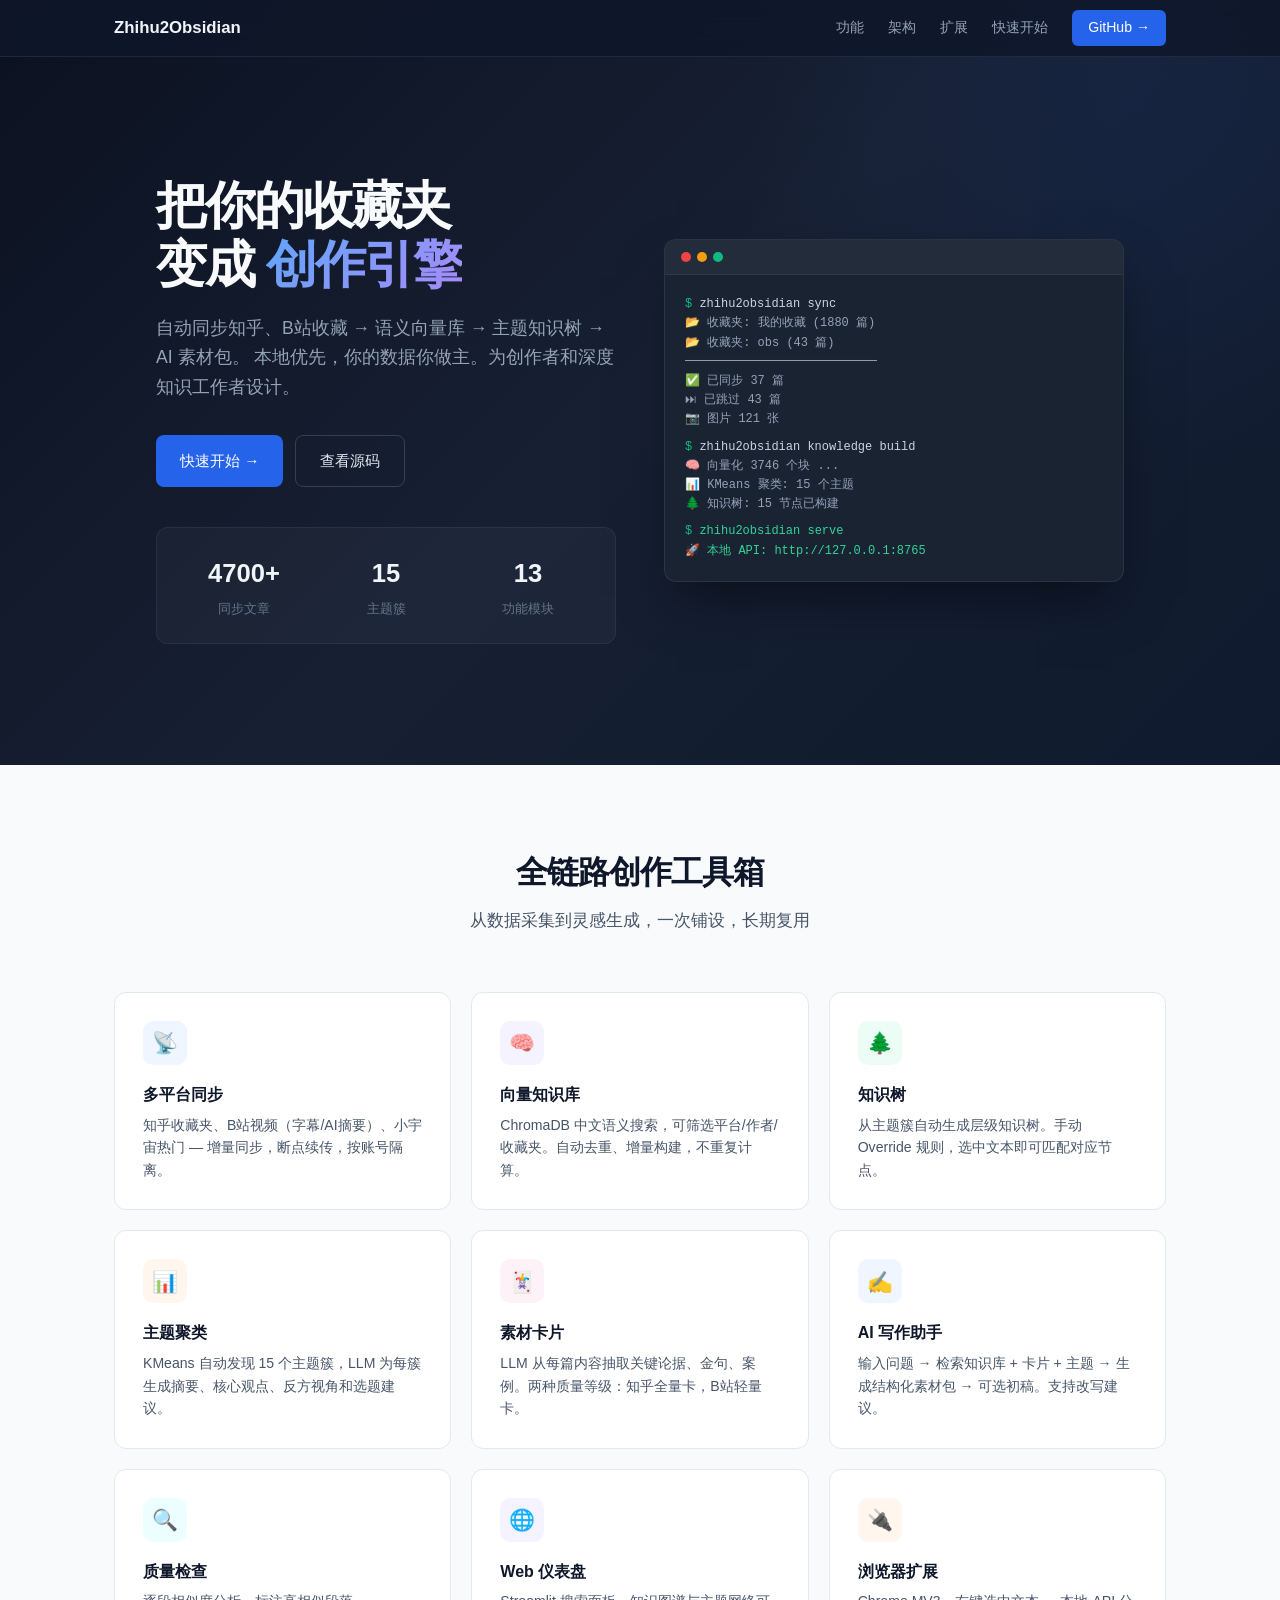
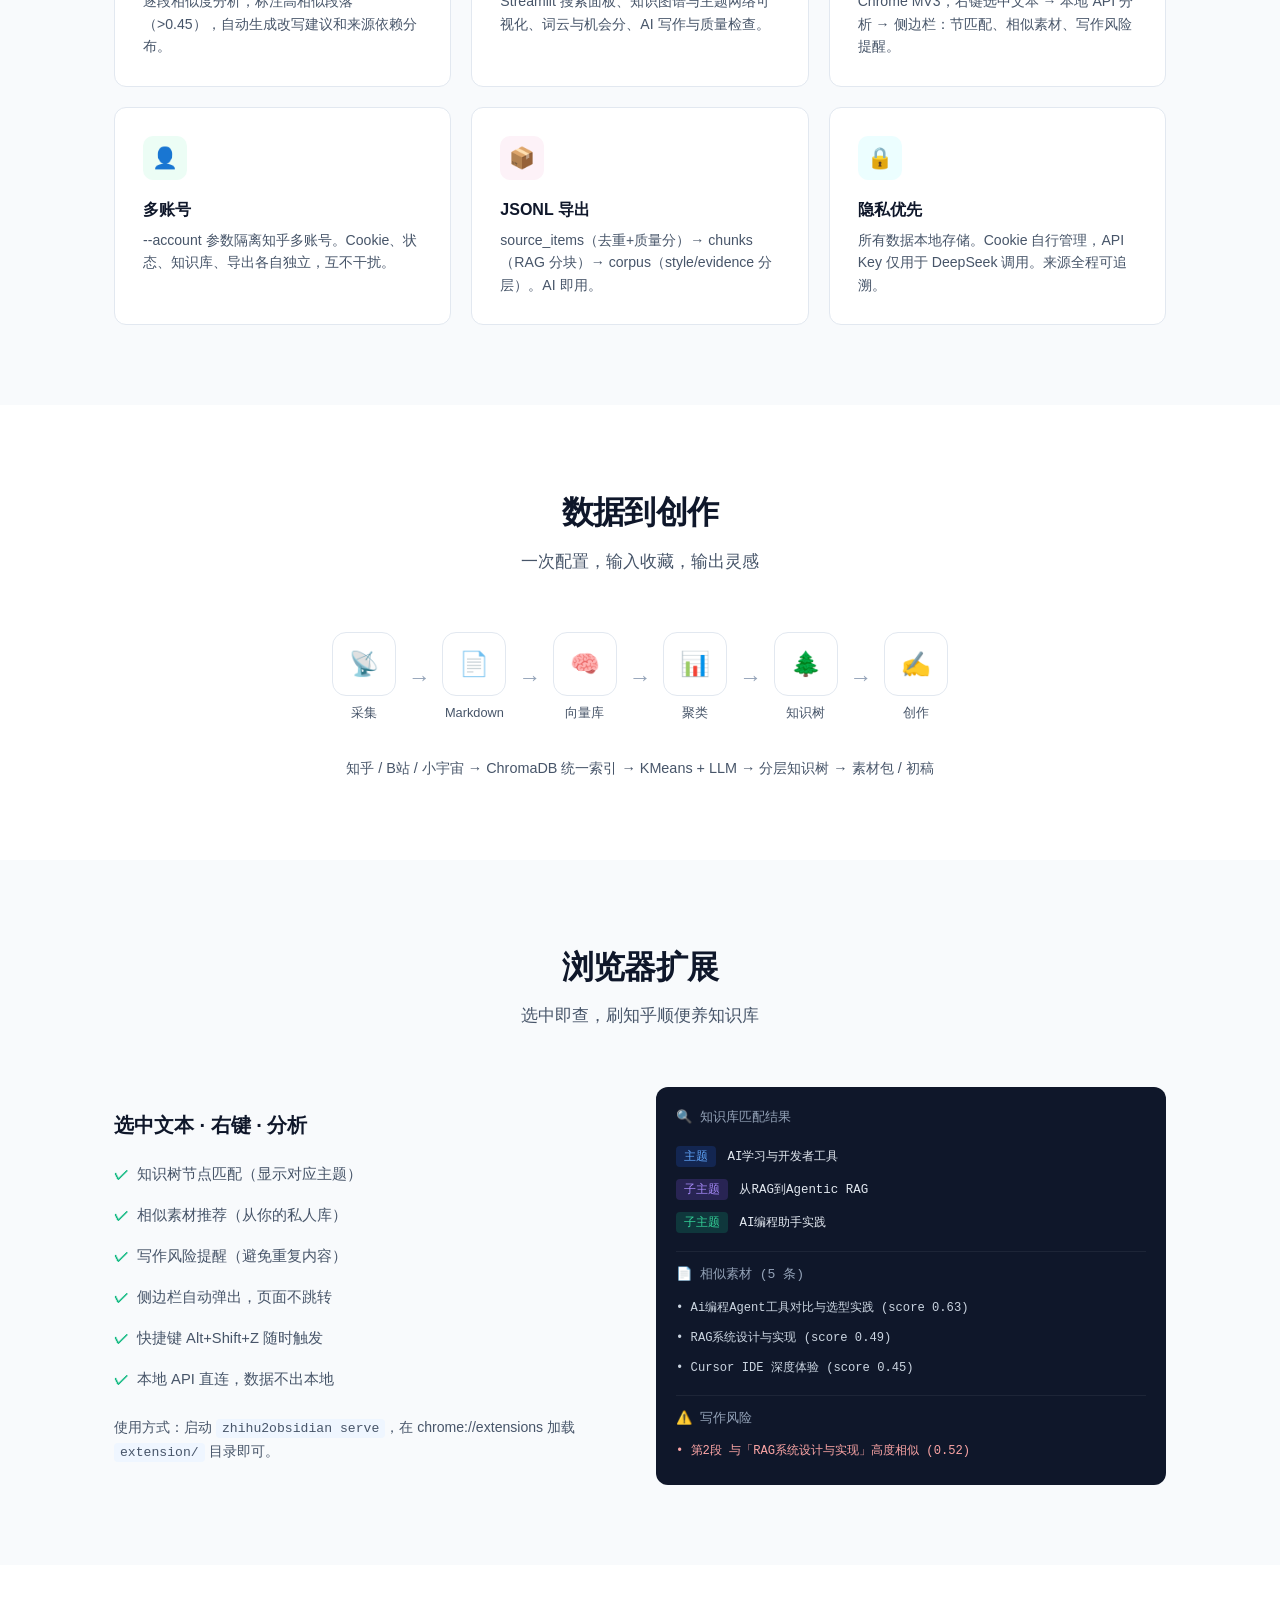
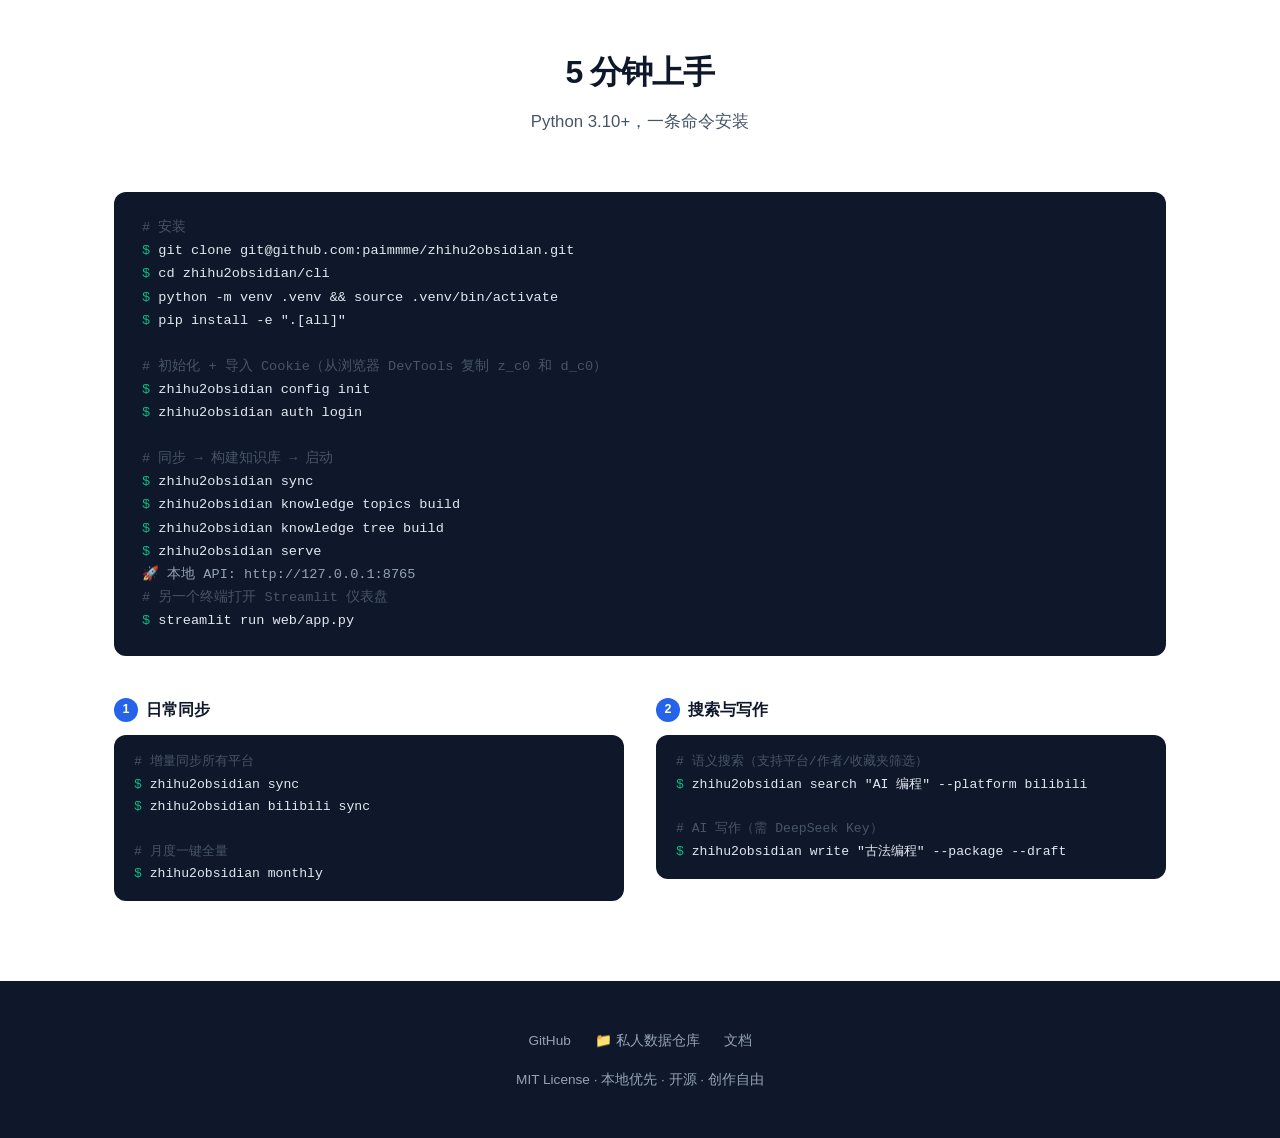
<file: index.html>
<!DOCTYPE html>
<html lang="zh-CN">
<head>
<meta charset="UTF-8">
<meta name="viewport" content="width=device-width, initial-scale=1.0">
<title>Zhihu2Obsidian — 把你的收藏夹变成创作引擎</title>
<meta name="description" content="自动同步知乎/B站收藏 → 向量知识库 → 知识树 → AI 写作助手。本地优先，开源免费。">
<style>
:root {
  --bg: #f8fafc;
  --surface: #fff;
  --text: #0f172a;
  --text-secondary: #475569;
  --muted: #94a3b8;
  --accent: #2563eb;
  --accent-hover: #1d4ed8;
  --accent-light: #dbeafe;
  --accent-bg: #eff6ff;
  --border: #e2e8f0;
  --code-bg: #0f172a;
  --code-text: #e2e8f0;
  --radius: 12px;
  --radius-sm: 8px;
  --max-w: 1100px;
  font-family: -apple-system, BlinkMacSystemFont, "Segoe UI", Roboto, "Noto Sans SC", "PingFang SC", "Microsoft YaHei", sans-serif;
}
*, *::before, *::after { box-sizing: border-box; margin: 0; padding: 0; }
html { scroll-behavior: smooth; }
body { background: var(--bg); color: var(--text); line-height: 1.7; -webkit-font-smoothing: antialiased; }

/* ── Utility ── */
.container { max-width: var(--max-w); margin: 0 auto; padding: 0 1.5rem; }
.section { padding: 5rem 0; }
.section:nth-child(even) { background: var(--surface); }
.section-header { text-align: center; margin-bottom: 3.5rem; }
.section-header h2 { font-size: 2rem; font-weight: 700; letter-spacing: -0.03em; }
.section-header p { color: var(--text-secondary); margin-top: .5rem; font-size: 1.05rem; }

/* ── Nav ── */
nav {
  position: fixed; top: 0; left: 0; right: 0;
  background: rgba(15,23,42,.85); backdrop-filter: blur(12px);
  -webkit-backdrop-filter: blur(12px);
  z-index: 100;
  border-bottom: 1px solid rgba(255,255,255,.08);
}
nav .container {
  display: flex; align-items: center; justify-content: space-between;
  height: 56px;
}
nav .logo { color: #f1f5f9; font-weight: 700; font-size: 1.05rem; text-decoration: none; }
nav .nav-links { display: flex; gap: 1.5rem; align-items: center; }
nav .nav-links a { color: #94a3b8; text-decoration: none; font-size: .88rem; transition: color .15s; }
nav .nav-links a:hover { color: #f1f5f9; }
nav .nav-links .btn-small {
  background: var(--accent); color: #fff;
  padding: .4rem 1rem; border-radius: 6px; font-weight: 500;
}
nav .nav-links .btn-small:hover { background: var(--accent-hover); color: #fff; }

/* ── Hero ── */
.hero {
  min-height: 85vh;
  background: linear-gradient(135deg, #0b1120 0%, #172033 50%, #0f1a2e 100%);
  display: flex; align-items: center;
  padding-top: 56px; overflow: hidden;
  position: relative;
}
.hero::before {
  content: ''; position: absolute;
  top: -40%; right: -20%;
  width: 800px; height: 800px;
  background: radial-gradient(circle, rgba(37,99,235,.08) 0%, transparent 70%);
  pointer-events: none;
}
.hero .container {
  display: grid; grid-template-columns: 1fr 1fr;
  gap: 3rem; align-items: center;
  position: relative; z-index: 1;
}
.hero-content h1 {
  font-size: 3.2rem; font-weight: 800;
  letter-spacing: -0.04em;
  line-height: 1.15;
  color: #f8fafc;
}
.hero-content .gradient-text {
  background: linear-gradient(135deg, #60a5fa, #a78bfa);
  -webkit-background-clip: text; -webkit-text-fill-color: transparent;
  background-clip: text;
}
.hero-content p {
  font-size: 1.1rem; color: #94a3b8;
  margin: 1.2rem 0 2rem; max-width: 460px;
  line-height: 1.7;
}
.hero-btns { display: flex; gap: .75rem; flex-wrap: wrap; }
.hero-btns a {
  display: inline-flex; align-items: center; gap: .4rem;
  padding: .75rem 1.5rem;
  border-radius: var(--radius-sm);
  font-size: .95rem; font-weight: 500;
  text-decoration: none;
  transition: all .15s;
}
.hero-btns .btn-primary { background: var(--accent); color: #fff; }
.hero-btns .btn-primary:hover { background: var(--accent-hover); transform: translateY(-1px); }
.hero-btns .btn-ghost { border: 1px solid rgba(255,255,255,.15); color: #e2e8f0; }
.hero-btns .btn-ghost:hover { background: rgba(255,255,255,.06); }

/* ── Hero Mockup ── */
.hero-mockup {
  position: relative;
}
.mockup-window {
  background: #1a2332; border-radius: var(--radius);
  border: 1px solid rgba(255,255,255,.08);
  overflow: hidden;
  box-shadow: 0 25px 50px -12px rgba(0,0,0,.5);
}
.mockup-bar {
  display: flex; align-items: center; gap: 6px;
  padding: 12px 16px;
  background: rgba(255,255,255,.04);
  border-bottom: 1px solid rgba(255,255,255,.06);
}
.mockup-dot { width: 10px; height: 10px; border-radius: 50%; }
.mockup-dot:nth-child(1) { background: #ef4444; }
.mockup-dot:nth-child(2) { background: #f59e0b; }
.mockup-dot:nth-child(3) { background: #10b981; }
.mockup-body { padding: 1.25rem; font-family: "SF Mono","Fira Code",monospace; font-size: .75rem; line-height: 1.6; color: #cbd5e1; }
.mockup-line { white-space: nowrap; }
.mockup-prompt { color: #10b981; }
.mockup-cmd { color: #e2e8f0; }
.mockup-out { color: #94a3b8; }
.mockup-highlight { color: #60a5fa; }
.mockup-success { color: #34d399; }
.mockup-accent { color: #a78bfa; }

/* ── Stats Bar ── */
.stats-bar {
  display: grid; grid-template-columns: repeat(3, 1fr);
  gap: 2rem; margin-top: 2.5rem;
  padding: 1.5rem 2rem;
  background: rgba(255,255,255,.03);
  border: 1px solid rgba(255,255,255,.06);
  border-radius: var(--radius);
}
.stat { text-align: center; }
.stat-value { font-size: 1.6rem; font-weight: 700; color: #f1f5f9; }
.stat-label { font-size: .8rem; color: #64748b; margin-top: 2px; }

/* ── Features ── */
.feature-grid {
  display: grid;
  grid-template-columns: repeat(auto-fill, minmax(300px, 1fr));
  gap: 1.25rem;
}
.feature-card {
  background: var(--surface);
  border: 1px solid var(--border);
  border-radius: var(--radius);
  padding: 1.75rem;
  transition: all .15s;
}
.feature-card:hover {
  border-color: var(--accent);
  box-shadow: 0 4px 24px rgba(37,99,235,.08);
}
.feature-card .icon {
  width: 44px; height: 44px;
  border-radius: 10px;
  display: flex; align-items: center; justify-content: center;
  font-size: 1.3rem;
  margin-bottom: 1rem;
}
.feature-card .icon.blue { background: var(--accent-bg); }
.feature-card .icon.purple { background: #f5f3ff; }
.feature-card .icon.green { background: #ecfdf5; }
.feature-card .icon.orange { background: #fff7ed; }
.feature-card .icon.pink { background: #fdf2f8; }
.feature-card .icon.cyan { background: #ecfeff; }
.feature-card h3 { font-size: 1rem; font-weight: 600; margin-bottom: .35rem; }
.feature-card p { font-size: .88rem; color: var(--text-secondary); line-height: 1.6; }

/* ── Pipeline ── */
.pipeline {
  display: flex; align-items: center; justify-content: center;
  gap: .75rem; flex-wrap: wrap;
}
.pipeline-step {
  display: flex; flex-direction: column; align-items: center;
  gap: .35rem;
}
.pipeline-icon {
  width: 64px; height: 64px;
  border-radius: 14px;
  display: flex; align-items: center; justify-content: center;
  font-size: 1.5rem;
  border: 1px solid var(--border);
  background: var(--surface);
  transition: all .2s;
}
.pipeline-step:hover .pipeline-icon {
  border-color: var(--accent);
  box-shadow: 0 4px 20px rgba(37,99,235,.1);
  transform: translateY(-2px);
}
.pipeline-label { font-size: .8rem; color: var(--text-secondary); font-weight: 500; }
.pipeline-arrow { color: var(--muted); font-size: 1.4rem; user-select: none; flex-shrink: 0; }

/* ── CLI Demo ── */
.terminal {
  background: var(--code-bg);
  border-radius: var(--radius);
  padding: 1.5rem 1.75rem;
  font-family: "SF Mono","JetBrains Mono","Fira Code",monospace;
  font-size: .85rem;
  line-height: 1.7;
  color: var(--code-text);
  overflow-x: auto;
}
.terminal .prompt { color: #10b981; }
.terminal .cmt { color: #475569; }
.terminal .out { color: #94a3b8; }
.terminal .hl { color: #60a5fa; }
.terminal .ok { color: #34d399; }

/* ── Extension Demo ── */
.extension-showcase {
  display: grid; grid-template-columns: 1fr 1fr;
  gap: 2rem; align-items: center;
}
.extension-info h3 { font-size: 1.25rem; font-weight: 600; margin-bottom: .75rem; }
.extension-info ul { list-style: none; }
.extension-info li {
  padding: .5rem 0;
  font-size: .92rem;
  color: var(--text-secondary);
  display: flex; align-items: center; gap: .5rem;
}
.extension-info li::before { content: "✓"; color: #10b981; font-weight: 700; }
.extension-mockup {
  background: var(--code-bg);
  border-radius: var(--radius);
  padding: 1.25rem;
  font-family: "SF Mono","Fira Code",monospace;
  font-size: .78rem;
  color: var(--code-text);
  line-height: 1.65;
}
.extension-mockup .sidebar-title { color: #94a3b8; font-size: .82rem; margin-bottom: .75rem; }
.extension-mockup .node-item { padding: .35rem 0; }
.extension-mockup .node-tag {
  display: inline-block;
  padding: 1px 8px; border-radius: 4px;
  font-size: .72rem; font-weight: 500;
  margin-right: 4px;
}
.extension-mockup .tag-blue { background: rgba(37,99,235,.2); color: #60a5fa; }
.extension-mockup .tag-purple { background: rgba(139,92,246,.2); color: #a78bfa; }
.extension-mockup .tag-green { background: rgba(16,185,129,.2); color: #34d399; }
.extension-mockup .tag-orange { background: rgba(245,158,11,.2); color: #fbbf24; }
.extension-mockup .hr { border: none; border-top: 1px solid rgba(255,255,255,.06); margin: .75rem 0; }
.extension-mockup .similar-title { color: #94a3b8; font-size: .82rem; margin-bottom: .5rem; }
.extension-mockup .similar-item { padding: .3rem 0; color: #cbd5e1; font-size: .76rem; }
.extension-mockup .risk-item { color: #fca5a5; padding: .25rem 0; font-size: .76rem; }

/* ── Quick Start ── */
.quickstart-grid {
  display: grid; grid-template-columns: 1fr 1fr;
  gap: 2rem;
}
.quickstart-step h3 {
  font-size: 1rem; font-weight: 600; margin-bottom: .75rem;
  display: flex; align-items: center; gap: .5rem;
}
.quickstart-step h3 .step-num {
  width: 24px; height: 24px;
  border-radius: 50%;
  background: var(--accent); color: #fff;
  font-size: .78rem; font-weight: 600;
  display: inline-flex; align-items: center; justify-content: center;
}

/* ── Footer ── */
footer {
  background: var(--code-bg); color: #94a3b8;
  padding: 3rem 0;
  text-align: center;
  font-size: .85rem;
}
footer .footer-links { display: flex; justify-content: center; gap: 1.5rem; margin-bottom: 1rem; }
footer .footer-links a { color: #94a3b8; text-decoration: none; transition: color .15s; }
footer .footer-links a:hover { color: #f1f5f9; }

/* ── Responsive ── */
@media (max-width: 900px) {
  .hero .container { grid-template-columns: 1fr; }
  .hero-content h1 { font-size: 2.2rem; }
  .hero-mockup { display: none; }
  .extension-showcase { grid-template-columns: 1fr; }
  .quickstart-grid { grid-template-columns: 1fr; }
}
@media (max-width: 640px) {
  .hero { min-height: auto; padding: 4rem 0; }
  .hero-content h1 { font-size: 1.8rem; }
  .section-header h2 { font-size: 1.5rem; }
  .feature-grid { grid-template-columns: 1fr; }
  .stats-bar { grid-template-columns: 1fr; gap: 1rem; }
  nav .nav-links a:not(.btn-small) { display: none; }
}
</style>
</head>
<body>

<!-- Nav -->
<nav>
  <div class="container">
    <a href="#" class="logo">Zhihu2Obsidian</a>
    <div class="nav-links">
      <a href="#features">功能</a>
      <a href="#pipeline">架构</a>
      <a href="#extension">扩展</a>
      <a href="#quickstart">快速开始</a>
      <a href="https://github.com/paimmme/zhihu2obsidian" class="btn-small">GitHub →</a>
    </div>
  </div>
</nav>

<!-- Hero -->
<section class="hero">
  <div class="container">
    <div class="hero-content">
      <h1>
        把你的收藏夹<br>
        变成 <span class="gradient-text">创作引擎</span>
      </h1>
      <p>
        自动同步知乎、B站收藏 → 语义向量库 → 主题知识树 → AI 素材包。
        本地优先，你的数据你做主。为创作者和深度知识工作者设计。
      </p>
      <div class="hero-btns">
        <a href="#quickstart" class="btn-primary">快速开始 →</a>
        <a href="https://github.com/paimmme/zhihu2obsidian" class="btn-ghost">查看源码</a>
      </div>
      <div class="stats-bar">
        <div class="stat">
          <div class="stat-value">4700+</div>
          <div class="stat-label">同步文章</div>
        </div>
        <div class="stat">
          <div class="stat-value">15</div>
          <div class="stat-label">主题簇</div>
        </div>
        <div class="stat">
          <div class="stat-value">13</div>
          <div class="stat-label">功能模块</div>
        </div>
      </div>
    </div>
    <div class="hero-mockup">
      <div class="mockup-window">
        <div class="mockup-bar">
          <div class="mockup-dot"></div>
          <div class="mockup-dot"></div>
          <div class="mockup-dot"></div>
        </div>
        <div class="mockup-body">
          <div class="mockup-line"><span class="mockup-prompt">$</span> zhihu2obsidian sync</div>
          <div class="mockup-line"><span class="mockup-out">📂 收藏夹: 我的收藏 (1880 篇)</span></div>
          <div class="mockup-line"><span class="mockup-out">📂 收藏夹: obs (43 篇)</span></div>
          <div class="mockup-line"><span class="mockup-out">━━━━━━━━━━━━━━━━</span></div>
          <div class="mockup-line"><span class="mockup-out">  ✅ 已同步    37 篇</span></div>
          <div class="mockup-line"><span class="mockup-out">  ⏭ 已跳过    43 篇</span></div>
          <div class="mockup-line"><span class="mockup-out">  📷 图片    121 张</span></div>
          <div class="mockup-line" style="margin-top:8px"><span class="mockup-prompt">$</span> zhihu2obsidian knowledge build</div>
          <div class="mockup-line"><span class="mockup-out">🧠 向量化 3746 个块 ...</span></div>
          <div class="mockup-line"><span class="mockup-out">📊 KMeans 聚类: 15 个主题</span></div>
          <div class="mockup-line"><span class="mockup-out">🌲 知识树: 15 节点已构建</span></div>
          <div class="mockup-line" style="margin-top:8px"><span class="mockup-prompt">$</span> <span class="mockup-success">zhihu2obsidian serve</span></div>
          <div class="mockup-line"><span class="mockup-success">🚀 本地 API: http://127.0.0.1:8765</span></div>
        </div>
      </div>
    </div>
  </div>
</section>

<!-- Features -->
<section class="section" id="features">
  <div class="container">
    <div class="section-header">
      <h2>全链路创作工具箱</h2>
      <p>从数据采集到灵感生成，一次铺设，长期复用</p>
    </div>
    <div class="feature-grid">
      <div class="feature-card">
        <div class="icon blue">📡</div>
        <h3>多平台同步</h3>
        <p>知乎收藏夹、B站视频（字幕/AI摘要）、小宇宙热门 — 增量同步，断点续传，按账号隔离。</p>
      </div>
      <div class="feature-card">
        <div class="icon purple">🧠</div>
        <h3>向量知识库</h3>
        <p>ChromaDB 中文语义搜索，可筛选平台/作者/收藏夹。自动去重、增量构建，不重复计算。</p>
      </div>
      <div class="feature-card">
        <div class="icon green">🌲</div>
        <h3>知识树</h3>
        <p>从主题簇自动生成层级知识树。手动 Override 规则，选中文本即可匹配对应节点。</p>
      </div>
      <div class="feature-card">
        <div class="icon orange">📊</div>
        <h3>主题聚类</h3>
        <p>KMeans 自动发现 15 个主题簇，LLM 为每簇生成摘要、核心观点、反方视角和选题建议。</p>
      </div>
      <div class="feature-card">
        <div class="icon pink">🃏</div>
        <h3>素材卡片</h3>
        <p>LLM 从每篇内容抽取关键论据、金句、案例。两种质量等级：知乎全量卡，B站轻量卡。</p>
      </div>
      <div class="feature-card">
        <div class="icon blue">✍️</div>
        <h3>AI 写作助手</h3>
        <p>输入问题 → 检索知识库 + 卡片 + 主题 → 生成结构化素材包 → 可选初稿。支持改写建议。</p>
      </div>
      <div class="feature-card">
        <div class="icon cyan">🔍</div>
        <h3>质量检查</h3>
        <p>逐段相似度分析，标注高相似段落（>0.45），自动生成改写建议和来源依赖分布。</p>
      </div>
      <div class="feature-card">
        <div class="icon purple">🌐</div>
        <h3>Web 仪表盘</h3>
        <p>Streamlit 搜索面板、知识图谱与主题网络可视化、词云与机会分、AI 写作与质量检查。</p>
      </div>
      <div class="feature-card">
        <div class="icon orange">🔌</div>
        <h3>浏览器扩展</h3>
        <p>Chrome MV3，右键选中文本 → 本地 API 分析 → 侧边栏：节匹配、相似素材、写作风险提醒。</p>
      </div>
      <div class="feature-card">
        <div class="icon green">👤</div>
        <h3>多账号</h3>
        <p>--account 参数隔离知乎多账号。Cookie、状态、知识库、导出各自独立，互不干扰。</p>
      </div>
      <div class="feature-card">
        <div class="icon pink">📦</div>
        <h3>JSONL 导出</h3>
        <p>source_items（去重+质量分）→ chunks（RAG 分块）→ corpus（style/evidence 分层）。AI 即用。</p>
      </div>
      <div class="feature-card">
        <div class="icon cyan">🔒</div>
        <h3>隐私优先</h3>
        <p>所有数据本地存储。Cookie 自行管理，API Key 仅用于 DeepSeek 调用。来源全程可追溯。</p>
      </div>
    </div>
  </div>
</section>

<!-- Pipeline -->
<section class="section" id="pipeline">
  <div class="container">
    <div class="section-header">
      <h2>数据到创作</h2>
      <p>一次配置，输入收藏，输出灵感</p>
    </div>
    <div class="pipeline">
      <div class="pipeline-step">
        <div class="pipeline-icon">📡</div>
        <span class="pipeline-label">采集</span>
      </div>
      <span class="pipeline-arrow">→</span>
      <div class="pipeline-step">
        <div class="pipeline-icon">📄</div>
        <span class="pipeline-label">Markdown</span>
      </div>
      <span class="pipeline-arrow">→</span>
      <div class="pipeline-step">
        <div class="pipeline-icon">🧠</div>
        <span class="pipeline-label">向量库</span>
      </div>
      <span class="pipeline-arrow">→</span>
      <div class="pipeline-step">
        <div class="pipeline-icon">📊</div>
        <span class="pipeline-label">聚类</span>
      </div>
      <span class="pipeline-arrow">→</span>
      <div class="pipeline-step">
        <div class="pipeline-icon">🌲</div>
        <span class="pipeline-label">知识树</span>
      </div>
      <span class="pipeline-arrow">→</span>
      <div class="pipeline-step">
        <div class="pipeline-icon">✍️</div>
        <span class="pipeline-label">创作</span>
      </div>
    </div>
    <p style="text-align:center; color: var(--text-secondary); font-size:.9rem; margin-top:2rem;">
      知乎 / B站 / 小宇宙 → ChromaDB 统一索引 → KMeans + LLM → 分层知识树 → 素材包 / 初稿
    </p>
  </div>
</section>

<!-- Extension -->
<section class="section" id="extension">
  <div class="container">
    <div class="section-header">
      <h2>浏览器扩展</h2>
      <p>选中即查，刷知乎顺便养知识库</p>
    </div>
    <div class="extension-showcase">
      <div class="extension-info">
        <h3>选中文本 · 右键 · 分析</h3>
        <ul>
          <li>知识树节点匹配（显示对应主题）</li>
          <li>相似素材推荐（从你的私人库）</li>
          <li>写作风险提醒（避免重复内容）</li>
          <li>侧边栏自动弹出，页面不跳转</li>
          <li>快捷键 Alt+Shift+Z 随时触发</li>
          <li>本地 API 直连，数据不出本地</li>
        </ul>
        <p style="margin-top:1rem; font-size:.88rem; color: var(--text-secondary);">
          使用方式：启动 <code style="background:var(--accent-bg);padding:2px 6px;border-radius:4px;font-size:.82rem;">zhihu2obsidian serve</code>，在 chrome://extensions 加载 <code style="background:var(--accent-bg);padding:2px 6px;border-radius:4px;font-size:.82rem;">extension/</code> 目录即可。
        </p>
      </div>
      <div class="extension-mockup">
        <div class="sidebar-title">🔍 知识库匹配结果</div>
        <div class="node-item"><span class="node-tag tag-blue">主题</span> AI学习与开发者工具</div>
        <div class="node-item"><span class="node-tag tag-purple">子主题</span> 从RAG到Agentic RAG</div>
        <div class="node-item"><span class="node-tag tag-green">子主题</span> AI编程助手实践</div>
        <hr class="hr">
        <div class="similar-title">📄 相似素材 (5 条)</div>
        <div class="similar-item">• Ai编程Agent工具对比与选型实践 (score 0.63)</div>
        <div class="similar-item">• RAG系统设计与实现 (score 0.49)</div>
        <div class="similar-item">• Cursor IDE 深度体验 (score 0.45)</div>
        <hr class="hr">
        <div class="similar-title">⚠️ 写作风险</div>
        <div class="risk-item">• 第2段 与「RAG系统设计与实现」高度相似 (0.52)</div>
      </div>
    </div>
  </div>
</section>

<!-- Quick Start -->
<section class="section" id="quickstart">
  <div class="container">
    <div class="section-header">
      <h2>5 分钟上手</h2>
      <p>Python 3.10+，一条命令安装</p>
    </div>
    <div class="terminal" style="margin-bottom:2.5rem">
      <span class="cmt"># 安装</span><br>
      <span class="prompt">$</span> git clone git@github.com:paimmme/zhihu2obsidian.git<br>
      <span class="prompt">$</span> cd zhihu2obsidian/cli<br>
      <span class="prompt">$</span> python -m venv .venv && source .venv/bin/activate<br>
      <span class="prompt">$</span> pip install -e ".[all]"<br><br>
      <span class="cmt"># 初始化 + 导入 Cookie（从浏览器 DevTools 复制 z_c0 和 d_c0）</span><br>
      <span class="prompt">$</span> zhihu2obsidian config init<br>
      <span class="prompt">$</span> zhihu2obsidian auth login<br><br>
      <span class="cmt"># 同步 → 构建知识库 → 启动</span><br>
      <span class="prompt">$</span> zhihu2obsidian sync<br>
      <span class="prompt">$</span> zhihu2obsidian knowledge topics build<br>
      <span class="prompt">$</span> zhihu2obsidian knowledge tree build<br>
      <span class="prompt">$</span> zhihu2obsidian serve<br>
      <span class="out">🚀 本地 API: http://127.0.0.1:8765</span><br>
      <span class="cmt"># 另一个终端打开 Streamlit 仪表盘</span><br>
      <span class="prompt">$</span> streamlit run web/app.py<br>
    </div>
    <div class="quickstart-grid">
      <div class="quickstart-step">
        <h3><span class="step-num">1</span> 日常同步</h3>
        <div class="terminal" style="font-size:.82rem; padding:1rem 1.25rem;">
          <span class="cmt"># 增量同步所有平台</span><br>
          <span class="prompt">$</span> zhihu2obsidian sync<br>
          <span class="prompt">$</span> zhihu2obsidian bilibili sync<br><br>
          <span class="cmt"># 月度一键全量</span><br>
          <span class="prompt">$</span> zhihu2obsidian monthly
        </div>
      </div>
      <div class="quickstart-step">
        <h3><span class="step-num">2</span> 搜索与写作</h3>
        <div class="terminal" style="font-size:.82rem; padding:1rem 1.25rem;">
          <span class="cmt"># 语义搜索（支持平台/作者/收藏夹筛选）</span><br>
          <span class="prompt">$</span> zhihu2obsidian search "AI 编程" --platform bilibili<br><br>
          <span class="cmt"># AI 写作（需 DeepSeek Key）</span><br>
          <span class="prompt">$</span> zhihu2obsidian write "古法编程" --package --draft
        </div>
      </div>
    </div>
  </div>
</section>

<footer>
  <div class="footer-links">
    <a href="https://github.com/paimmme/zhihu2obsidian">GitHub</a>
    <a href="https://github.com/paimmme/zhihu2obsidian-data">📁 私人数据仓库</a>
    <a href="README.md">文档</a>
  </div>
  <p>MIT License · 本地优先 · 开源 · 创作自由</p>
</footer>

</body>
</html>
</file>
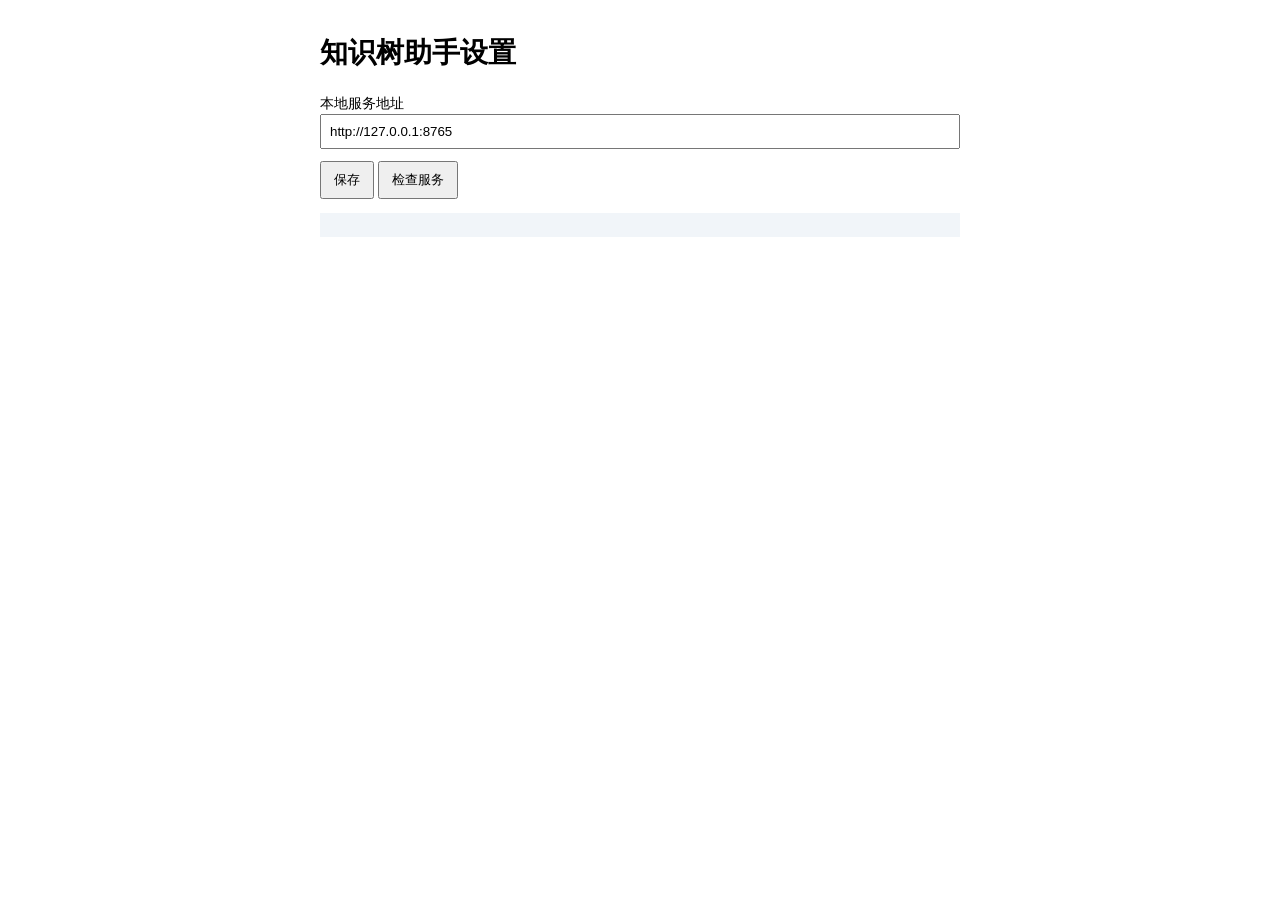
<file: extension/options.html>
<!doctype html>
<html lang="zh-CN">
  <head>
    <meta charset="utf-8">
    <title>知识树助手设置</title>
    <style>
      body { font: 14px/1.5 system-ui, sans-serif; max-width: 640px; margin: 32px auto; }
      label { display: block; margin-bottom: 12px; }
      input { width: 100%; box-sizing: border-box; padding: 8px; }
      button { padding: 8px 12px; }
      pre { background: #f1f5f9; padding: 12px; white-space: pre-wrap; }
    </style>
  </head>
  <body>
    <h1>知识树助手设置</h1>
    <label>
      本地服务地址
      <input id="apiBase" value="http://127.0.0.1:8765">
    </label>
    <button id="save">保存</button>
    <button id="health">检查服务</button>
    <pre id="result"></pre>
    <script src="options.js"></script>
  </body>
</html>
</file>
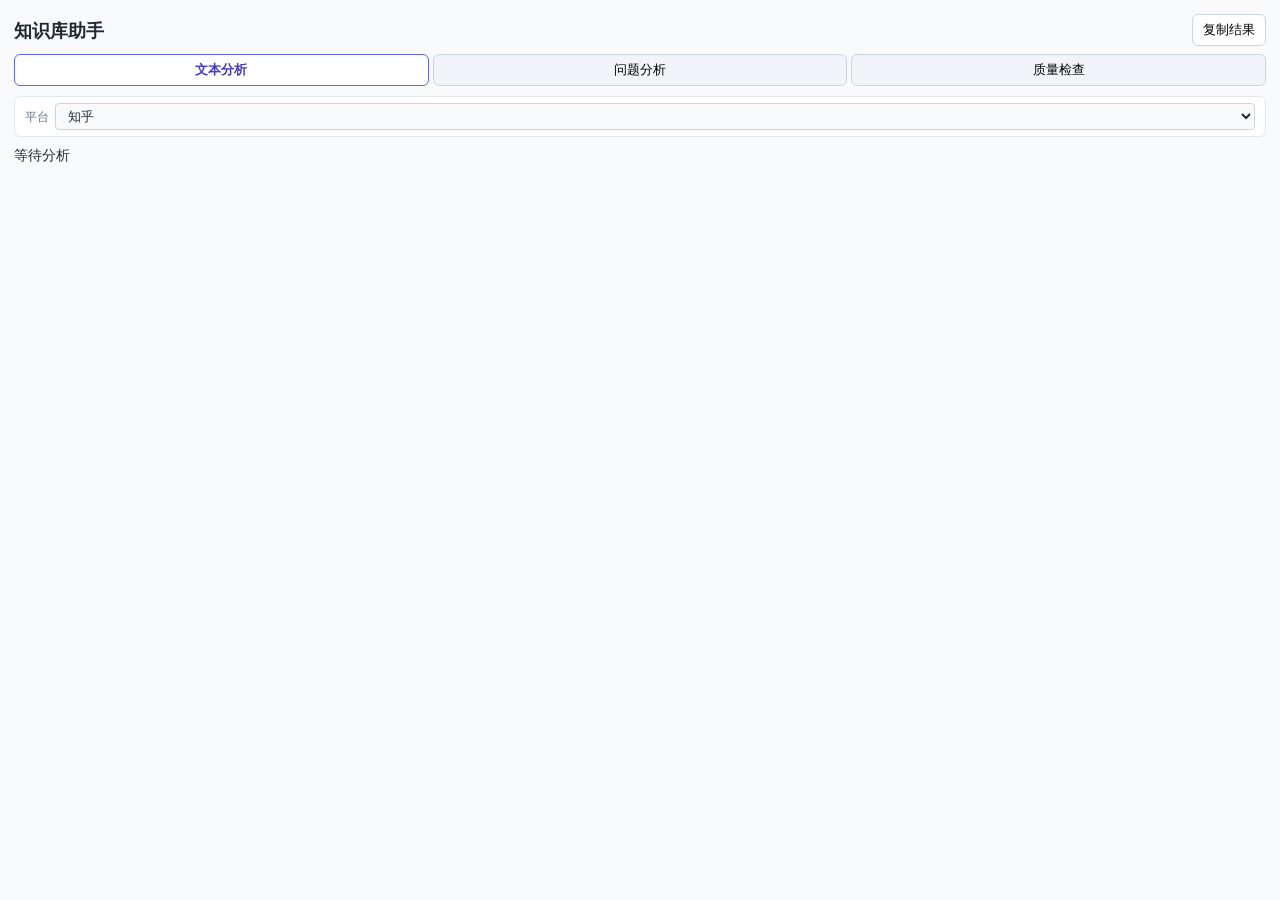
<file: extension/sidebar.html>
<!doctype html>
<html lang="zh-CN">
  <head>
    <meta charset="utf-8">
    <title>知识库助手</title>
    <link rel="stylesheet" href="sidebar.css">
  </head>
  <body>
    <main>
      <header>
        <h1>知识库助手</h1>
        <button id="copy">复制结果</button>
      </header>
      <nav id="tabs">
        <button class="tab-button active" data-tab="selection">文本分析</button>
        <button class="tab-button" data-tab="question">问题分析</button>
        <button class="tab-button" data-tab="quality-check">质量检查</button>
      </nav>
      <section id="platform-bar">
        <label for="platform-select" class="platform-label">平台</label>
        <select id="platform-select" onchange="onPlatformChange()">
          <option value="zhihu">知乎</option>
          <option value="bilibili">B站</option>
          <option value="xiaoyuzhou">小宇宙</option>
        </select>
      </section>
      <section id="status">等待分析</section>
      <section id="content"></section>
      <section id="actions" style="display:none"></section>
      <section id="tab-quality-check" class="tab-panel" style="display:none">
        <p class="muted">检查草稿与知识库的相似度，避免过度引用。</p>
        <textarea id="qc-text" class="qc-textarea" placeholder="粘贴或输入要检查的草稿文本..."></textarea>
        <div class="qc-actions">
          <button id="qc-from-editor-btn" class="action-btn secondary">从草稿导入</button>
          <button id="qc-run-btn" class="action-btn primary">开始检查</button>
        </div>
        <div id="qc-result" style="display:none"></div>
      </section>
    </main>
    <script src="sidebar.js"></script>
  </body>
</html>
</file>
<file: extension/sidebar.css>
body {
  margin: 0;
  font: 14px/1.5 system-ui, -apple-system, BlinkMacSystemFont, "Segoe UI", sans-serif;
  color: #1f2933;
  background: #f8fafc;
}

main {
  padding: 14px;
}

header {
  display: flex;
  align-items: center;
  justify-content: space-between;
  gap: 8px;
  margin-bottom: 8px;
}

h1 {
  font-size: 18px;
  margin: 0;
}

button {
  border: 1px solid #cbd5e1;
  background: #ffffff;
  border-radius: 6px;
  padding: 6px 10px;
  cursor: pointer;
  font-size: 13px;
}

button:active { opacity: 0.7; }

/* ── Platform bar ── */
#platform-bar {
  display: flex;
  align-items: center;
  gap: 6px;
  margin-bottom: 8px;
  padding: 6px 10px;
  background: #ffffff;
  border: 1px solid #e2e8f0;
  border-radius: 6px;
}

.platform-label {
  font-size: 12px;
  font-weight: 500;
  color: #64748b;
  white-space: nowrap;
}

#platform-select {
  flex: 1;
  padding: 4px 8px;
  border: 1px solid #cbd5e1;
  border-radius: 4px;
  font-size: 13px;
  background: #f8fafc;
  color: #1f2933;
  cursor: pointer;
  outline: none;
}

#platform-select:focus {
  border-color: #6366f1;
  box-shadow: 0 0 0 2px rgba(99, 102, 241, 0.15);
}

/* ── Tab navigation ── */
#tabs {
  display: flex;
  gap: 4px;
  margin-bottom: 10px;
}

.tab-button {
  flex: 1;
  border: 1px solid #cbd5e1;
  background: #f1f5f9;
  padding: 6px 8px;
  cursor: pointer;
  font-size: 13px;
  border-radius: 6px;
  text-align: center;
}

.tab-button.active {
  background: #ffffff;
  border-color: #6366f1;
  color: #4338ca;
  font-weight: 600;
}

.tab-button:hover:not(.active) {
  background: #e2e8f0;
}

/* ── Action buttons ── */
#actions {
  display: flex;
  gap: 6px;
  margin-bottom: 8px;
  flex-wrap: wrap;
}

.action-btn {
  flex: 1;
  min-width: 120px;
  padding: 8px 10px;
  border-radius: 6px;
  font-size: 13px;
  font-weight: 500;
  cursor: pointer;
  border: none;
}

.action-btn.primary {
  background: #6366f1;
  color: #ffffff;
}

.action-btn.primary:hover { background: #4f46e5; }
.action-btn.primary:disabled { background: #a5b4fc; cursor: not-allowed; }

.action-btn.secondary {
  background: #eef2ff;
  color: #4338ca;
  border: 1px solid #c7d2fe;
}

.action-btn.secondary:hover { background: #e0e7ff; }

/* ── Cards ── */
.card {
  background: #ffffff;
  border: 1px solid #e2e8f0;
  border-radius: 8px;
  padding: 10px;
  margin: 10px 0;
}

.card h2 {
  font-size: 14px;
  margin: 0 0 6px 0;
  color: #334155;
}

.card-header {
  cursor: pointer;
  user-select: none;
  display: flex;
  align-items: center;
  justify-content: space-between;
}

.card-header:hover { opacity: 0.8; }

.card-header .collapse-icon {
  font-size: 10px;
  color: #94a3b8;
  transition: transform 0.15s;
}

.card-header .collapse-icon.collapsed {
  transform: rotate(-90deg);
}

.card ul {
  margin: 0;
  padding-left: 16px;
}

.card li {
  margin-bottom: 6px;
}

.muted {
  color: #64748b;
  font-size: 12px;
}

.risk-high { color: #b42318; }
.risk-medium { color: #b54708; }

blockquote {
  margin: 4px 0;
  padding: 4px 8px;
  border-left: 3px solid #e2e8f0;
  color: #475569;
  font-size: 13px;
}

/* ── Type tags ── */
.type-tag {
  display: inline-block;
  background: #eef2ff;
  color: #4338ca;
  border-radius: 4px;
  padding: 2px 8px;
  font-size: 12px;
  font-weight: 500;
}

.section-label {
  font-weight: 600;
  margin: 8px 0 4px 0;
  color: #334155;
}

.tech-item {
  font-size: 13px;
  margin-bottom: 4px;
}

.tech-item .risk-tag {
  display: inline-block;
  border-radius: 3px;
  padding: 0 4px;
  font-size: 11px;
  margin-right: 4px;
}

.risk-tag-low { background: #dcfce7; color: #15803d; }
.risk-tag-medium { background: #fef3c7; color: #b45309; }
.risk-tag-high { background: #fee2e2; color: #b91c1c; }

.arc-phase {
  display: flex;
  gap: 6px;
  align-items: baseline;
  margin-bottom: 2px;
  font-size: 13px;
}

.arc-phase .emotion {
  color: #64748b;
  font-size: 12px;
}

/* ── Copy micro-button ── */
.copy-micro {
  font-size: 11px;
  color: #6366f1;
  cursor: pointer;
  margin-left: 6px;
  opacity: 0;
  transition: opacity 0.1s;
}

.card-header:hover .copy-micro,
.copy-micro:hover { opacity: 1; }

/* ── Strategy outline ── */
.outline-section {
  margin: 6px 0;
  padding: 6px 8px;
  background: #f8fafc;
  border-radius: 6px;
  border-left: 3px solid #6366f1;
}

.outline-section h4 {
  margin: 0 0 4px 0;
  font-size: 13px;
}

.outline-section ul {
  margin: 2px 0;
  padding-left: 14px;
  font-size: 13px;
}

.outline-section .tech-hint {
  color: #6366f1;
  font-size: 12px;
  margin-top: 2px;
}

/* ── Key quote ── */
.key-quote {
  background: #fffbeb;
  border-left: 3px solid #f59e0b;
  padding: 6px 8px;
  margin: 4px 0;
  font-size: 13px;
  border-radius: 0 4px 4px 0;
}

.key-quote .cite {
  color: #64748b;
  font-size: 12px;
}

/* ── Loading spinner ── */
.spinner {
  display: inline-block;
  width: 14px;
  height: 14px;
  border: 2px solid #e2e8f0;
  border-top-color: #6366f1;
  border-radius: 50%;
  animation: spin 0.6s linear infinite;
  margin-right: 6px;
  vertical-align: middle;
}

@keyframes spin { to { transform: rotate(360deg); } }

/* ── Topic tags (关联主题) ── */
.topic-tag {
  display: inline-block;
  background: #f0f9ff;
  color: #0369a1;
  border-radius: 6px;
  padding: 3px 10px;
  font-size: 12px;
  font-weight: 500;
  cursor: default;
  border: 1px solid #bae6fd;
  margin: 2px;
  line-height: 1.4;
}

/* ── Clickable strategy items ── */
.clickable-item {
  cursor: pointer;
  padding: 4px 6px;
  border-radius: 4px;
  transition: background 0.15s;
}
.clickable-item:hover {
  background: #eef2ff;
}
.key-quote.clickable-item:hover {
  background: #fef9c3;
}

/* ── Editable draft textarea ── */
.draft-textarea {
  width: 100%;
  min-height: 120px;
  font-family: "SFMono-Regular", Consolas, "Liberation Mono", Menlo, monospace;
  font-size: 13px;
  line-height: 1.6;
  padding: 12px;
  border: 1px solid #e2e8f0;
  border-radius: 6px;
  resize: vertical;
  box-sizing: border-box;
  background: #ffffff;
  white-space: pre-wrap;
  word-wrap: break-word;
}

/* ── Image link ── */
.img-link {
  color: #6366f1;
  text-decoration: none;
  font-size: 13px;
}

.img-link:hover {
  text-decoration: underline;
}

/* ── Sub tabs within question analysis ── */
.sub-tabs {
  display: flex;
  gap: 2px;
  margin-bottom: 8px;
}

.sub-tab {
  padding: 4px 10px;
  border: 1px solid #e2e8f0;
  background: #f1f5f9;
  border-radius: 4px;
  font-size: 12px;
  cursor: pointer;
}

.sub-tab.active {
  background: #eef2ff;
  border-color: #6366f1;
  color: #4338ca;
  font-weight: 500;
}

/* ── Draft section ── */
.draft-section {
  border-color: #a78bfa;
  background: #faf5ff;
}

.draft-section .card-header {
  margin-bottom: 8px;
}

.draft-content {
  background: #ffffff;
  border: 1px solid #e2e8f0;
  border-radius: 6px;
  padding: 12px;
  font-size: 13px;
  line-height: 1.6;
  white-space: pre-wrap;
  word-wrap: break-word;
  max-height: 500px;
  overflow-y: auto;
  margin: 0;
}

/* ── Insert answer button ── */
.insert-btn {
  background: #7c3aed;
  color: #ffffff;
  border: none;
}
.insert-btn:hover { background: #6d28d9; }

/* ── Quality Check (质量检查) ── */
.qc-textarea {
  width: 100%;
  min-height: 120px;
  border: 1px solid var(--border, #e2e8f0);
  border-radius: 6px;
  padding: 8px;
  font-size: 13px;
  resize: vertical;
  box-sizing: border-box;
  font-family: inherit;
}
.qc-actions {
  display: flex;
  gap: 8px;
  margin-top: 8px;
}
.qc-verdict {
  padding: 8px 12px;
  border-radius: 6px;
  font-weight: 600;
  font-size: 14px;
  margin-bottom: 12px;
}
.qc-verdict.good { background: #d4edda; color: #155724; }
.qc-verdict.needs_revision { background: #fff3cd; color: #856404; }
.qc-verdict.high_risk { background: #f8d7da; color: #721c24; }
.qc-stats {
  display: grid;
  grid-template-columns: 1fr 1fr 1fr;
  gap: 8px;
  margin-bottom: 12px;
}
.qc-stat {
  background: var(--bg, #ffffff);
  padding: 6px 10px;
  border-radius: 4px;
  text-align: center;
  border: 1px solid #e2e8f0;
}
.qc-stat-label { font-size: 11px; color: #888; }
.qc-stat-value { font-size: 18px; font-weight: 700; }
.qc-paragraph {
  padding: 8px;
  margin-bottom: 6px;
  border-radius: 4px;
  font-size: 12px;
  background: #ffffff;
  border: 1px solid #e2e8f0;
}
.qc-paragraph.good { border-left: 3px solid #28a745; }
.qc-paragraph.moderate { border-left: 3px solid #ffc107; }
.qc-paragraph.high { border-left: 3px solid #dc3545; }
.qc-paragraph-meta { font-size: 11px; color: #888; margin-top: 4px; }
.qc-paragraph-rewrite {
  background: #f8f9fa;
  padding: 6px 8px;
  border-radius: 4px;
  margin-top: 4px;
  font-size: 11px;
  border-left: 2px solid #17a2b8;
}
.qc-coverage { margin-top: 12px; }
.qc-coverage-item {
  font-size: 12px;
  padding: 4px 0;
  border-bottom: 1px solid #e2e8f0;
}
.qc-error {
  padding: 10px;
  background: #f8d7da;
  color: #721c24;
  border-radius: 6px;
  font-size: 13px;
  margin-top: 8px;
}
</file>
